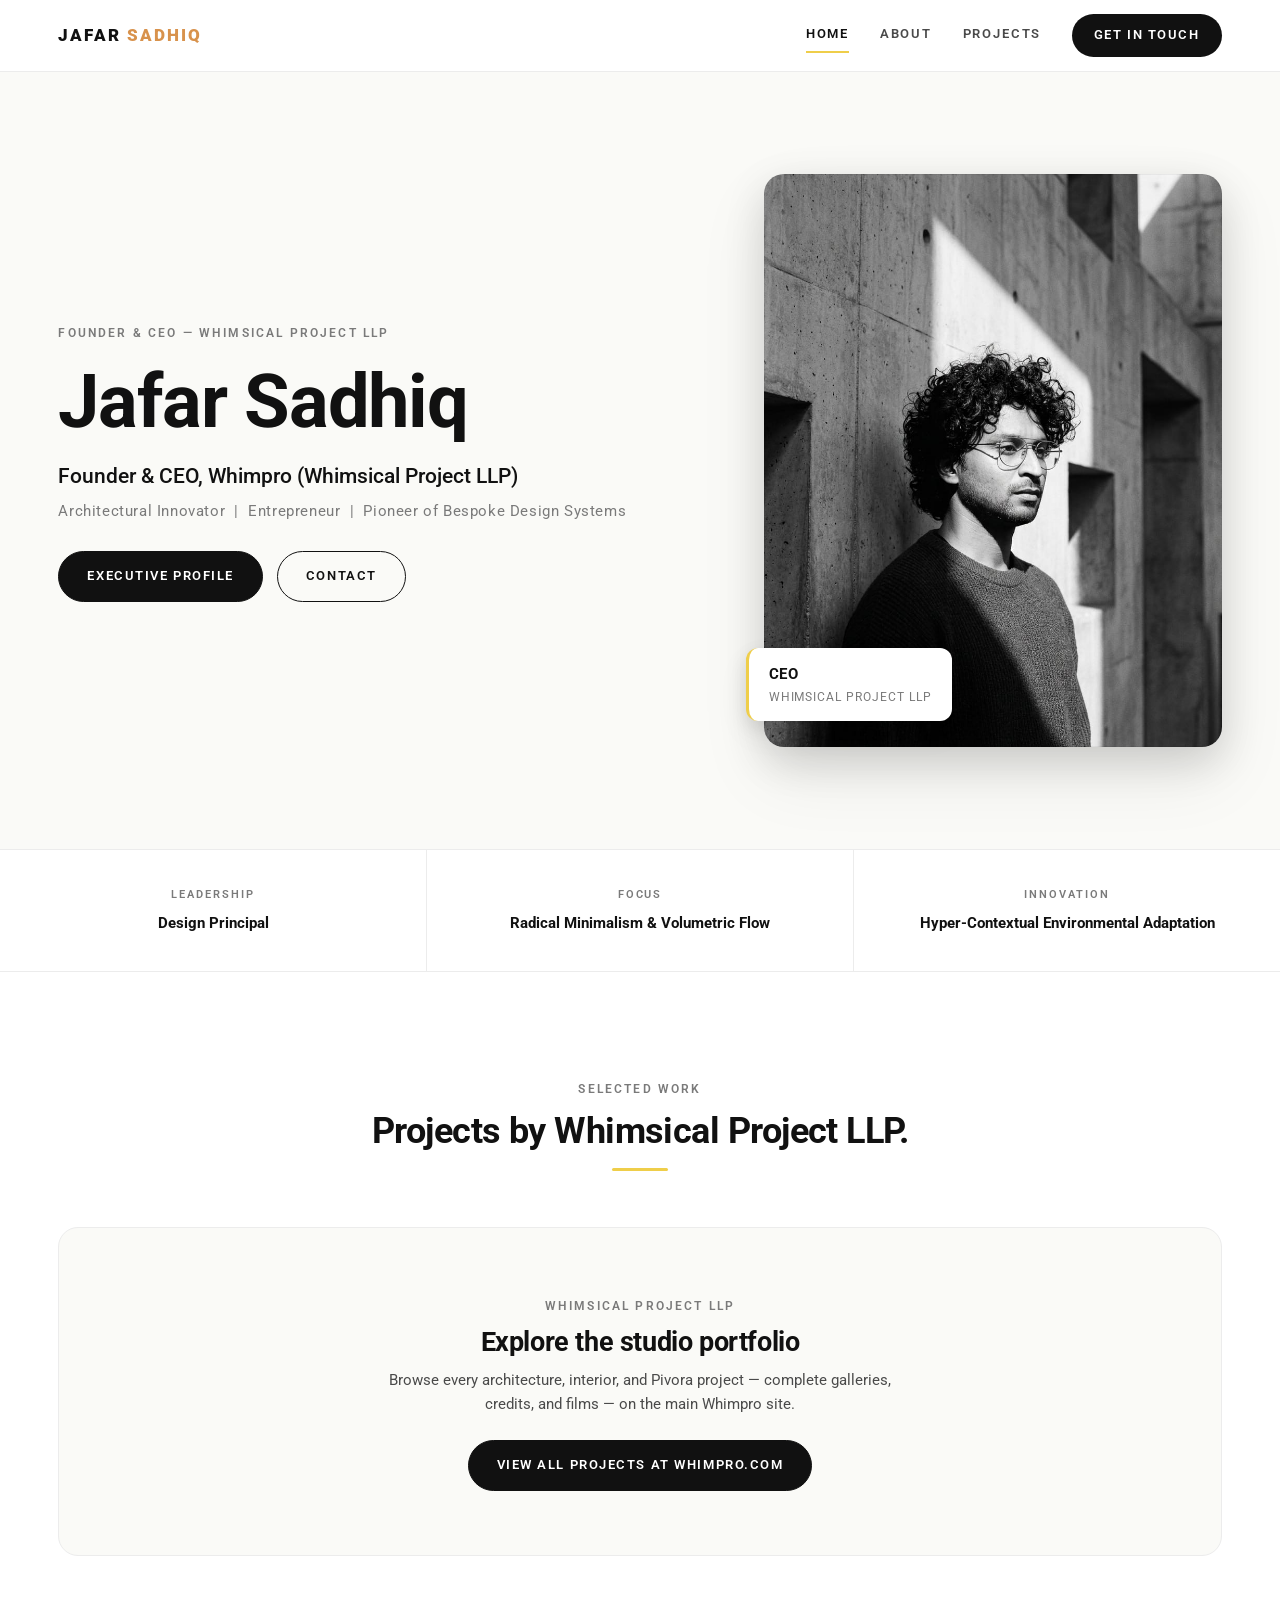
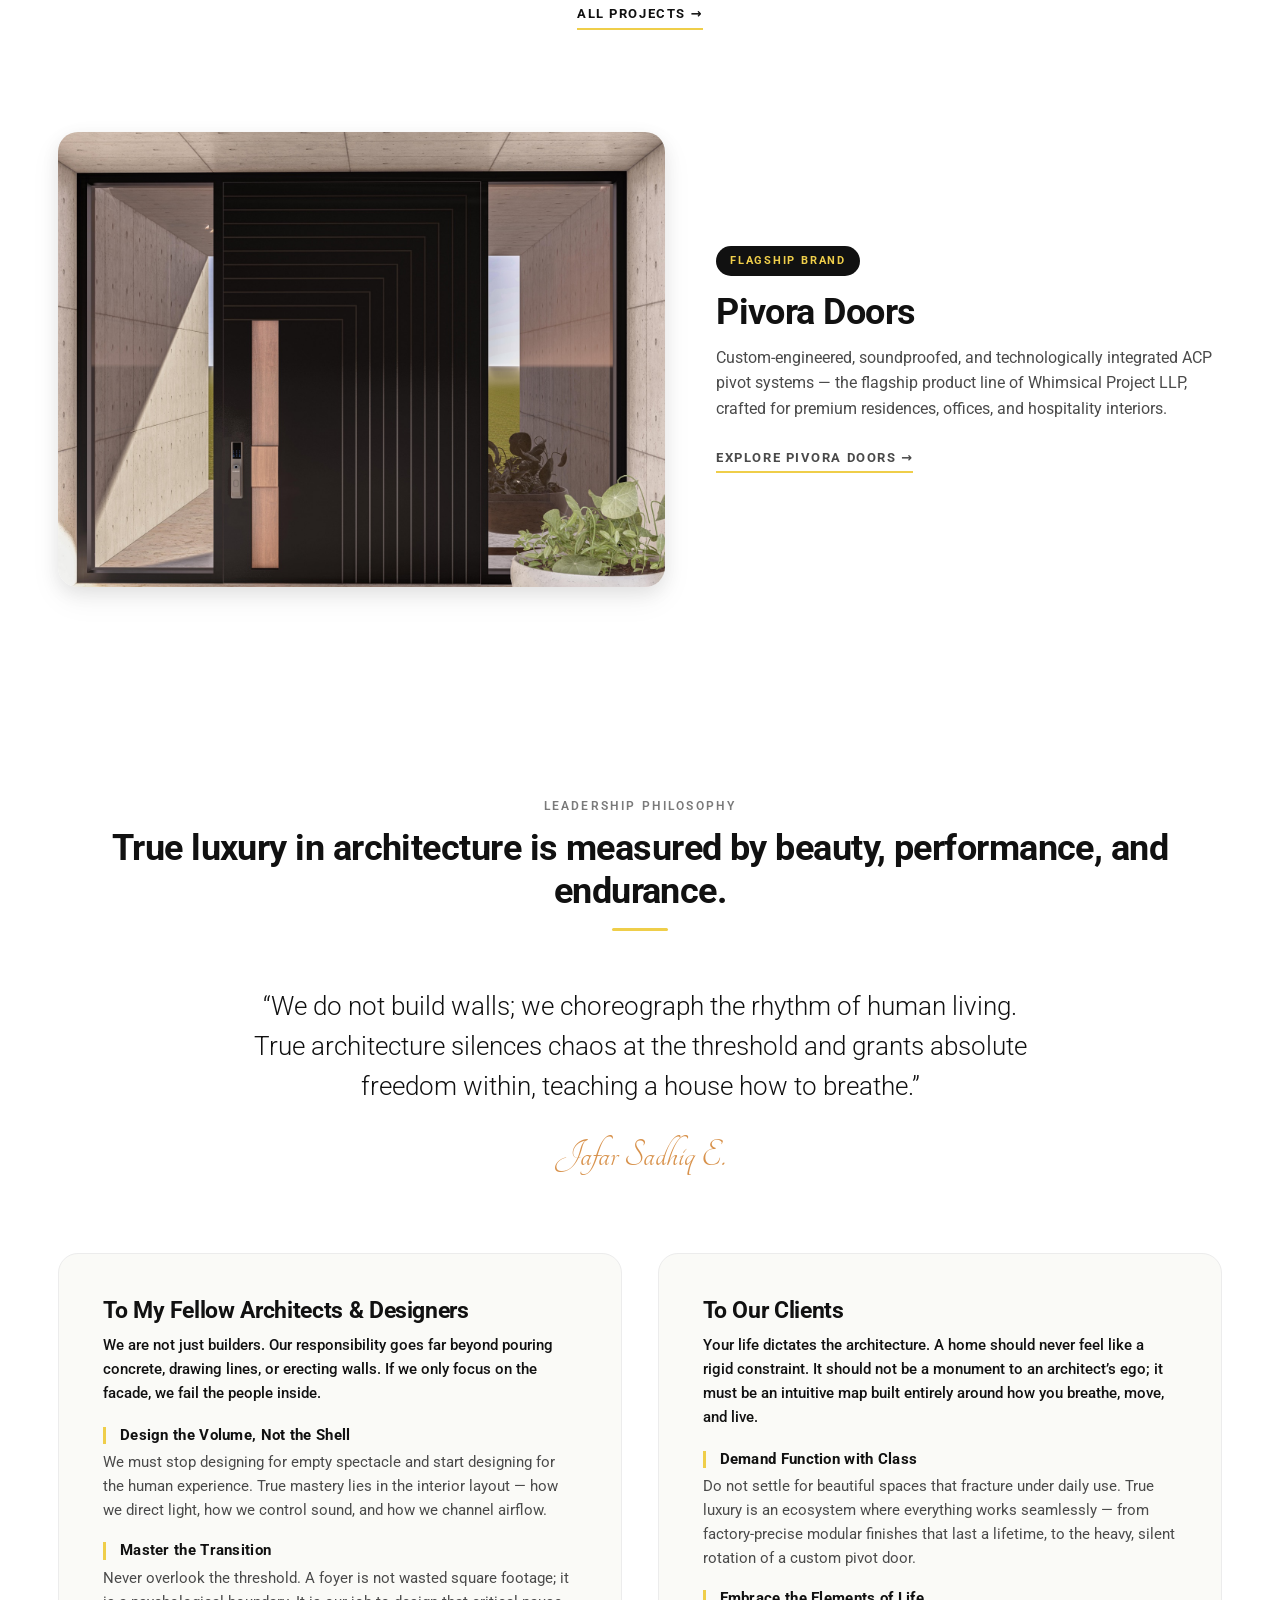
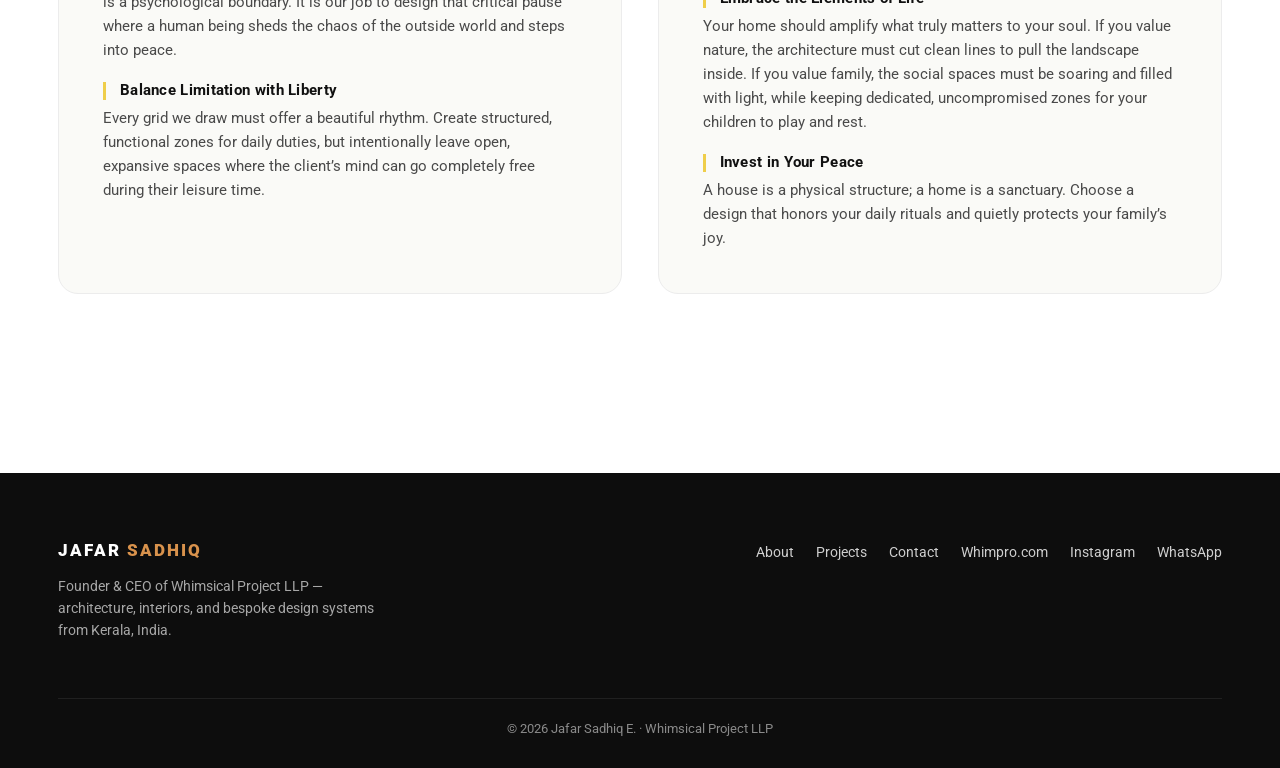
<file: index.html>
<!DOCTYPE html>
<html lang="en">
<head>
<meta charset="UTF-8">
<meta name="viewport" content="width=device-width, initial-scale=1.0">
<title>Jafar Sadhiq — Founder & CEO, Whimpro</title>
<meta name="description" content="Jafar Sadhiq — Founder & CEO of Whimsical Project LLP (Whimpro). Architectural innovator, entrepreneur, pioneer of bespoke design systems.">
<link rel="preconnect" href="https://fonts.googleapis.com">
<link rel="preconnect" href="https://fonts.gstatic.com" crossorigin>
<link href="https://fonts.googleapis.com/css2?family=Roboto:wght@300;400;500;700;900&family=Tangerine:wght@700&display=swap" rel="stylesheet">
<link rel="stylesheet" href="style.css?v=3">
</head>
<body>

<header class="site-nav">
	<div class="container">
		<a class="brand" href="index.html">Jafar <span>Sadhiq</span></a>
		<button class="nav-toggle" aria-label="Menu"><span></span></button>
		<nav class="nav-links">
			<a href="index.html" class="active">Home</a>
			<a href="about.html">About</a>
			<a href="project.html">Projects</a>
			<a href="contact.html" class="btn-pill">Get in Touch</a>
		</nav>
	</div>
</header>

<section class="hero">
	<div class="container">
		<div>
			<span class="eyebrow">Founder &amp; CEO — Whimsical Project LLP</span>
			<h1>Jafar Sadhiq</h1>
			<p class="role">Founder &amp; CEO, Whimpro (Whimsical Project LLP)</p>
			<p class="sub">Architectural Innovator &nbsp;|&nbsp; Entrepreneur &nbsp;|&nbsp; Pioneer of Bespoke Design Systems</p>
			<div class="actions">
				<a href="about.html" class="btn">Executive Profile</a>
				<a href="contact.html" class="btn ghost">Contact</a>
			</div>
		</div>
		<div class="hero-visual">
			<div class="photo-frame">
				<img src="images/jafar pr.jpeg" alt="Jafar Sadhiq, CEO of Whimsical Project LLP" onerror="this.style.display='none'">
				<div class="photo-fallback">JS</div>
			</div>
			<div class="floating-note">
				<strong>CEO</strong>
				<span>Whimsical Project LLP</span>
			</div>
		</div>
	</div>
</section>

<section class="signature">
	<div>
		<span>Leadership</span>
		<strong>Design Principal</strong>
	</div>
	<div>
		<span>Focus</span>
		<strong>Radical Minimalism &amp; Volumetric Flow</strong>
	</div>
	<div>
		<span>Innovation</span>
		<strong>Hyper-Contextual Environmental Adaptation</strong>
	</div>
</section>

<section class="section">
	<div class="container">
		<header class="section-heading reveal">
			<span class="eyebrow">Selected Work</span>
			<h2 class="section-title">Projects by Whimsical Project LLP.</h2>
			<div class="divider"></div>
		</header>
		<div class="projects-grid" data-projects-grid data-limit="3">
			<div class="projects-fallback">
				<span class="eyebrow">Whimsical Project LLP</span>
				<h3>Explore the studio portfolio</h3>
				<p>Browse every architecture, interior, and Pivora project — complete galleries, credits, and films — on the main Whimpro site.</p>
				<a class="btn" href="https://whimpro.com/projects.html">View all projects at whimpro.com</a>
			</div>
		</div>
		<div class="projects-cta reveal">
			<a href="project.html" class="btn-link">All Projects &rarr;</a>
		</div>
	</div>
</section>

<section class="section" style="padding-top:0">
	<div class="container featured reveal">
		<div class="media">
			<a href="https://whimpro.com/profile.html"><img src="images/pivora-sleek-black.jpg" alt="Pivora Doors — sleek black custom pivot door"></a>
		</div>
		<div>
			<span class="tag">Flagship Brand</span>
			<a href="https://whimpro.com/profile.html"><h2>Pivora Doors</h2></a>
			<p>Custom-engineered, soundproofed, and technologically integrated ACP pivot systems — the flagship product line of Whimsical Project LLP, crafted for premium residences, offices, and hospitality interiors.</p>
			<p style="margin-top:22px"><a href="https://whimpro.com/profile.html" class="btn-link">Explore Pivora Doors &rarr;</a></p>
		</div>
	</div>
</section>

<section class="section philosophy">
	<div class="container">
		<header class="section-heading reveal">
			<span class="eyebrow">Leadership Philosophy</span>
			<h2 class="section-title">True luxury in architecture is measured by beauty, performance, and endurance.</h2>
			<div class="divider"></div>
		</header>

		<blockquote class="reveal">
			<p>&ldquo;We do not build walls; we choreograph the rhythm of human living. True architecture silences chaos at the threshold and grants absolute freedom within, teaching a house how to breathe.&rdquo;</p>
			<cite>Jafar Sadhiq E.</cite>
		</blockquote>

		<div class="manifesto">
			<article class="reveal">
				<h3>To My Fellow Architects &amp; Designers</h3>
				<p class="intro">We are not just builders. Our responsibility goes far beyond pouring concrete, drawing lines, or erecting walls. If we only focus on the facade, we fail the people inside.</p>

				<h4>Design the Volume, Not the Shell</h4>
				<p>We must stop designing for empty spectacle and start designing for the human experience. True mastery lies in the interior layout — how we direct light, how we control sound, and how we channel airflow.</p>

				<h4>Master the Transition</h4>
				<p>Never overlook the threshold. A foyer is not wasted square footage; it is a psychological boundary. It is our job to design that critical pause where a human being sheds the chaos of the outside world and steps into peace.</p>

				<h4>Balance Limitation with Liberty</h4>
				<p>Every grid we draw must offer a beautiful rhythm. Create structured, functional zones for daily duties, but intentionally leave open, expansive spaces where the client&rsquo;s mind can go completely free during their leisure time.</p>
			</article>

			<article class="reveal">
				<h3>To Our Clients</h3>
				<p class="intro">Your life dictates the architecture. A home should never feel like a rigid constraint. It should not be a monument to an architect&rsquo;s ego; it must be an intuitive map built entirely around how you breathe, move, and live.</p>

				<h4>Demand Function with Class</h4>
				<p>Do not settle for beautiful spaces that fracture under daily use. True luxury is an ecosystem where everything works seamlessly — from factory-precise modular finishes that last a lifetime, to the heavy, silent rotation of a custom pivot door.</p>

				<h4>Embrace the Elements of Life</h4>
				<p>Your home should amplify what truly matters to your soul. If you value nature, the architecture must cut clean lines to pull the landscape inside. If you value family, the social spaces must be soaring and filled with light, while keeping dedicated, uncompromised zones for your children to play and rest.</p>

				<h4>Invest in Your Peace</h4>
				<p>A house is a physical structure; a home is a sanctuary. Choose a design that honors your daily rituals and quietly protects your family&rsquo;s joy.</p>
			</article>
		</div>
	</div>
</section>

<footer class="footer">
	<div class="container">
		<div>
			<a class="brand" href="index.html">Jafar <span>Sadhiq</span></a>
			<p>Founder &amp; CEO of Whimsical Project LLP — architecture, interiors, and bespoke design systems from Kerala, India.</p>
		</div>
		<nav class="footer-links">
			<a href="about.html">About</a>
			<a href="project.html">Projects</a>
			<a href="contact.html">Contact</a>
			<a href="https://whimpro.com" target="_blank" rel="noopener">Whimpro.com</a>
			<a href="https://www.instagram.com/whimpro.co/" target="_blank" rel="noopener">Instagram</a>
			<a href="https://wa.me/919526665443" target="_blank" rel="noopener">WhatsApp</a>
		</nav>
		<div class="footer-bottom">&copy; 2026 Jafar Sadhiq E. &middot; Whimsical Project LLP</div>
	</div>
</footer>

<script src="site.js?v=3"></script>
</body>
</html>
</file>
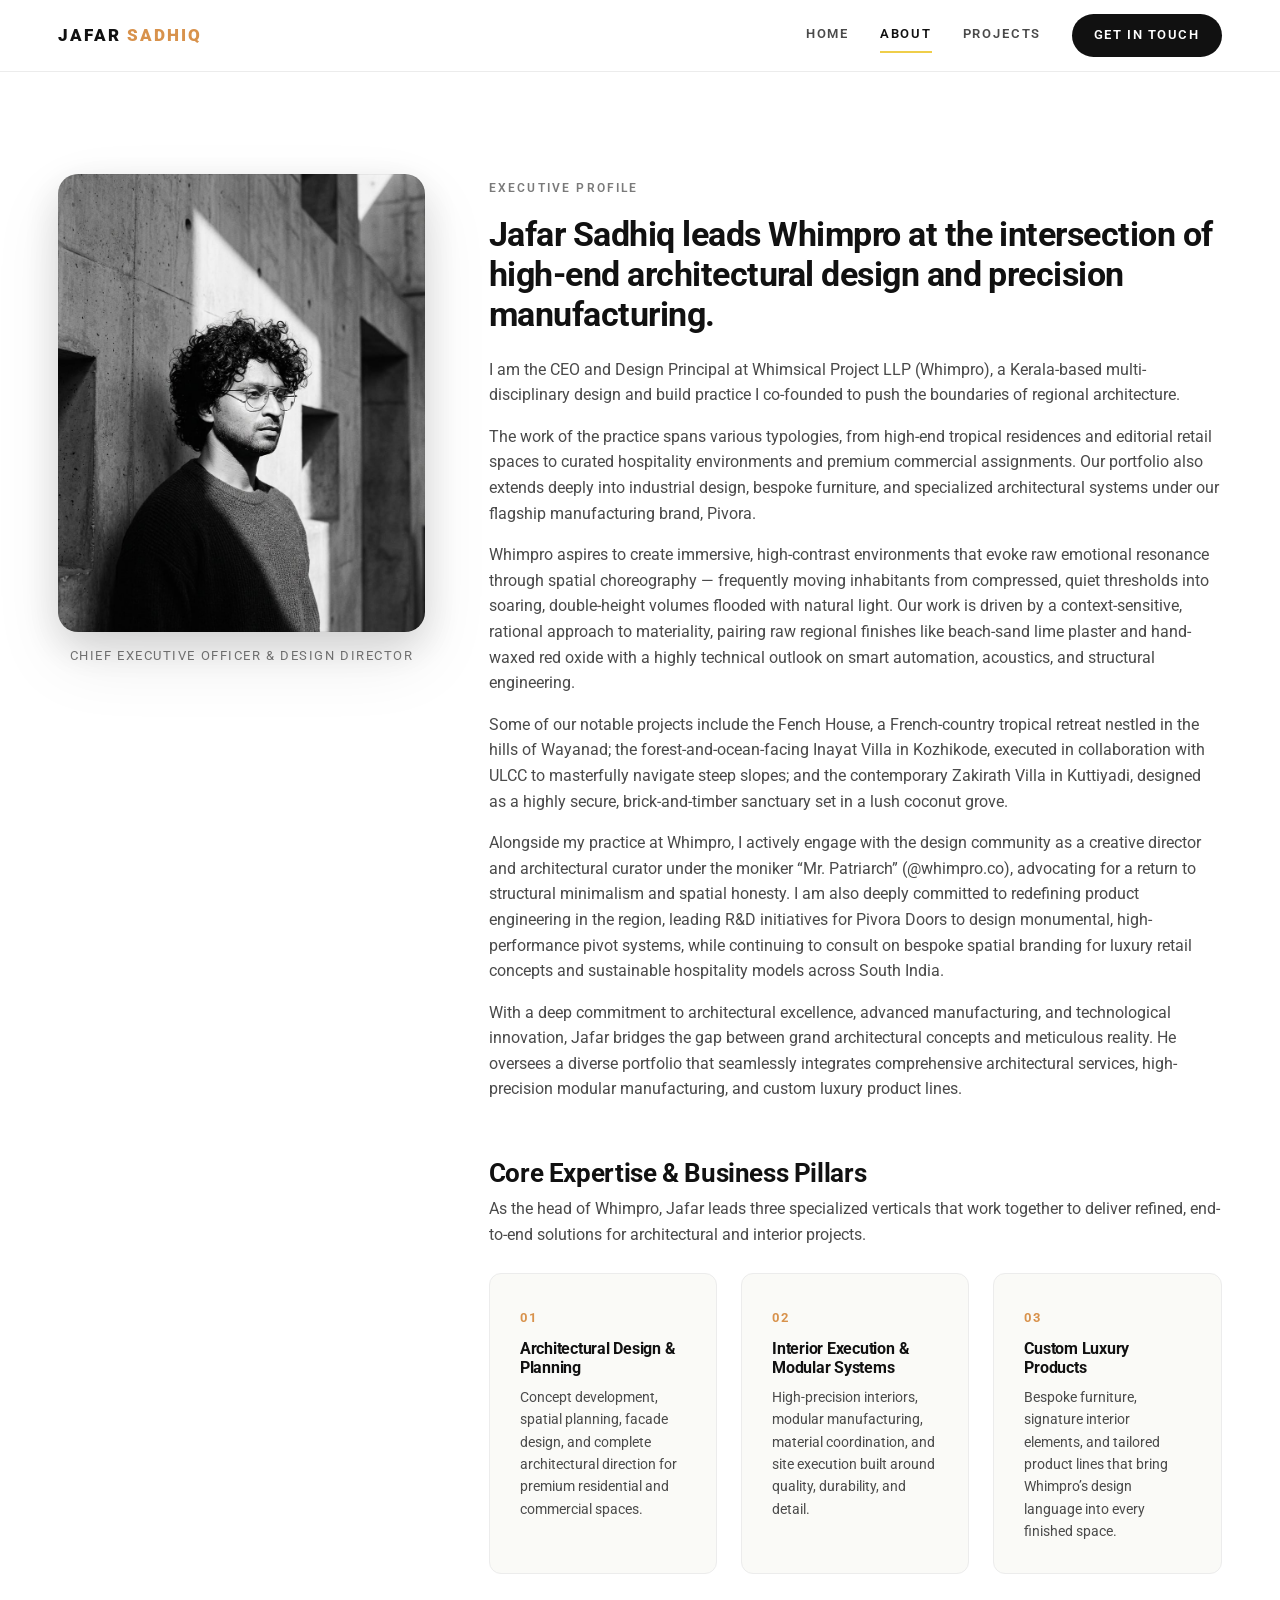
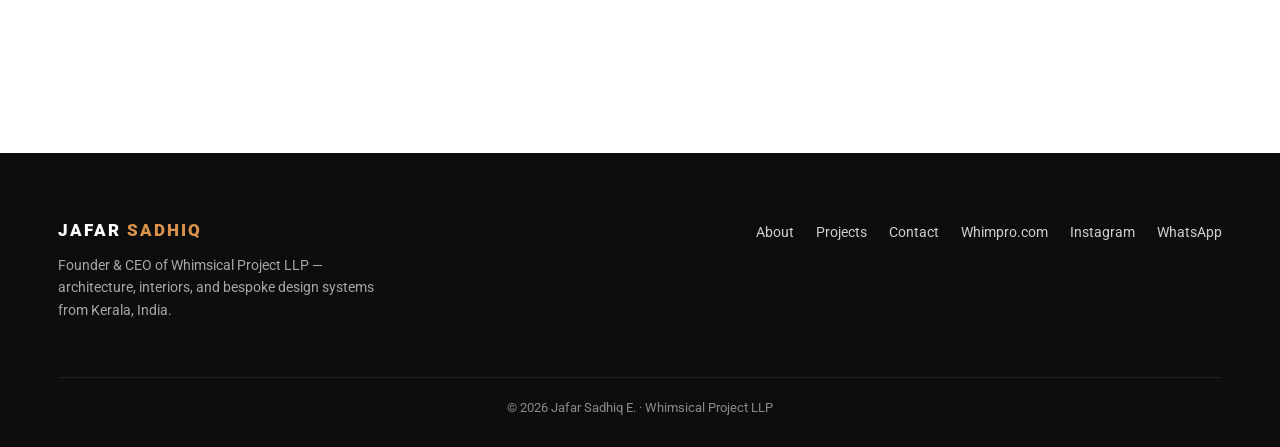
<file: about.html>
<!DOCTYPE html>
<html lang="en">
<head>
<meta charset="UTF-8">
<meta name="viewport" content="width=device-width, initial-scale=1.0">
<title>About — Jafar Sadhiq | Whimsical Project LLP</title>
<meta name="description" content="Executive profile of Jafar Sadhiq — CEO and Design Principal at Whimsical Project LLP (Whimpro), Kerala.">
<link rel="preconnect" href="https://fonts.googleapis.com">
<link rel="preconnect" href="https://fonts.gstatic.com" crossorigin>
<link href="https://fonts.googleapis.com/css2?family=Roboto:wght@300;400;500;700;900&family=Tangerine:wght@700&display=swap" rel="stylesheet">
<link rel="stylesheet" href="style.css?v=2">
</head>
<body>

<header class="site-nav">
	<div class="container">
		<a class="brand" href="index.html">Jafar <span>Sadhiq</span></a>
		<button class="nav-toggle" aria-label="Menu"><span></span></button>
		<nav class="nav-links">
			<a href="index.html">Home</a>
			<a href="about.html" class="active">About</a>
			<a href="project.html">Projects</a>
			<a href="contact.html" class="btn-pill">Get in Touch</a>
		</nav>
	</div>
</header>

<section class="section">
	<div class="container about-grid">
		<aside class="about-photo-card reveal">
			<div class="photo-frame">
				<img src="images/jafar pr.jpeg" alt="Jafar Sadhiq profile portrait" onerror="this.style.display='none'">
				<div class="photo-fallback">JS</div>
			</div>
			<p>Chief Executive Officer &amp; Design Director</p>
		</aside>

		<div class="about-content">
			<span class="eyebrow">Executive Profile</span>
			<h2 class="reveal">Jafar Sadhiq leads Whimpro at the intersection of high-end architectural design and precision manufacturing.</h2>

			<p class="reveal">I am the CEO and Design Principal at Whimsical Project LLP (Whimpro), a Kerala-based multi-disciplinary design and build practice I co-founded to push the boundaries of regional architecture.</p>

			<p class="reveal">The work of the practice spans various typologies, from high-end tropical residences and editorial retail spaces to curated hospitality environments and premium commercial assignments. Our portfolio also extends deeply into industrial design, bespoke furniture, and specialized architectural systems under our flagship manufacturing brand, Pivora.</p>

			<p class="reveal">Whimpro aspires to create immersive, high-contrast environments that evoke raw emotional resonance through spatial choreography — frequently moving inhabitants from compressed, quiet thresholds into soaring, double-height volumes flooded with natural light. Our work is driven by a context-sensitive, rational approach to materiality, pairing raw regional finishes like beach-sand lime plaster and hand-waxed red oxide with a highly technical outlook on smart automation, acoustics, and structural engineering.</p>

			<p class="reveal">Some of our notable projects include the Fench House, a French-country tropical retreat nestled in the hills of Wayanad; the forest-and-ocean-facing Inayat Villa in Kozhikode, executed in collaboration with ULCC to masterfully navigate steep slopes; and the contemporary Zakirath Villa in Kuttiyadi, designed as a highly secure, brick-and-timber sanctuary set in a lush coconut grove.</p>

			<p class="reveal">Alongside my practice at Whimpro, I actively engage with the design community as a creative director and architectural curator under the moniker &ldquo;Mr.&nbsp;Patriarch&rdquo; (@whimpro.co), advocating for a return to structural minimalism and spatial honesty. I am also deeply committed to redefining product engineering in the region, leading R&amp;D initiatives for Pivora Doors to design monumental, high-performance pivot systems, while continuing to consult on bespoke spatial branding for luxury retail concepts and sustainable hospitality models across South India.</p>

			<p class="reveal">With a deep commitment to architectural excellence, advanced manufacturing, and technological innovation, Jafar bridges the gap between grand architectural concepts and meticulous reality. He oversees a diverse portfolio that seamlessly integrates comprehensive architectural services, high-precision modular manufacturing, and custom luxury product lines.</p>

			<div class="pillars reveal">
				<h3>Core Expertise &amp; Business Pillars</h3>
				<p>As the head of Whimpro, Jafar leads three specialized verticals that work together to deliver refined, end-to-end solutions for architectural and interior projects.</p>

				<div class="pillar-grid">
					<article>
						<span>01</span>
						<h4>Architectural Design &amp; Planning</h4>
						<p>Concept development, spatial planning, facade design, and complete architectural direction for premium residential and commercial spaces.</p>
					</article>
					<article>
						<span>02</span>
						<h4>Interior Execution &amp; Modular Systems</h4>
						<p>High-precision interiors, modular manufacturing, material coordination, and site execution built around quality, durability, and detail.</p>
					</article>
					<article>
						<span>03</span>
						<h4>Custom Luxury Products</h4>
						<p>Bespoke furniture, signature interior elements, and tailored product lines that bring Whimpro&rsquo;s design language into every finished space.</p>
					</article>
				</div>
			</div>
		</div>
	</div>
</section>

<footer class="footer">
	<div class="container">
		<div>
			<a class="brand" href="index.html">Jafar <span>Sadhiq</span></a>
			<p>Founder &amp; CEO of Whimsical Project LLP — architecture, interiors, and bespoke design systems from Kerala, India.</p>
		</div>
		<nav class="footer-links">
			<a href="about.html">About</a>
			<a href="project.html">Projects</a>
			<a href="contact.html">Contact</a>
			<a href="https://whimpro.com" target="_blank" rel="noopener">Whimpro.com</a>
			<a href="https://www.instagram.com/whimpro.co/" target="_blank" rel="noopener">Instagram</a>
			<a href="https://wa.me/919526665443" target="_blank" rel="noopener">WhatsApp</a>
		</nav>
		<div class="footer-bottom">&copy; 2026 Jafar Sadhiq E. &middot; Whimsical Project LLP</div>
	</div>
</footer>

<script src="site.js?v=2"></script>
</body>
</html>
</file>
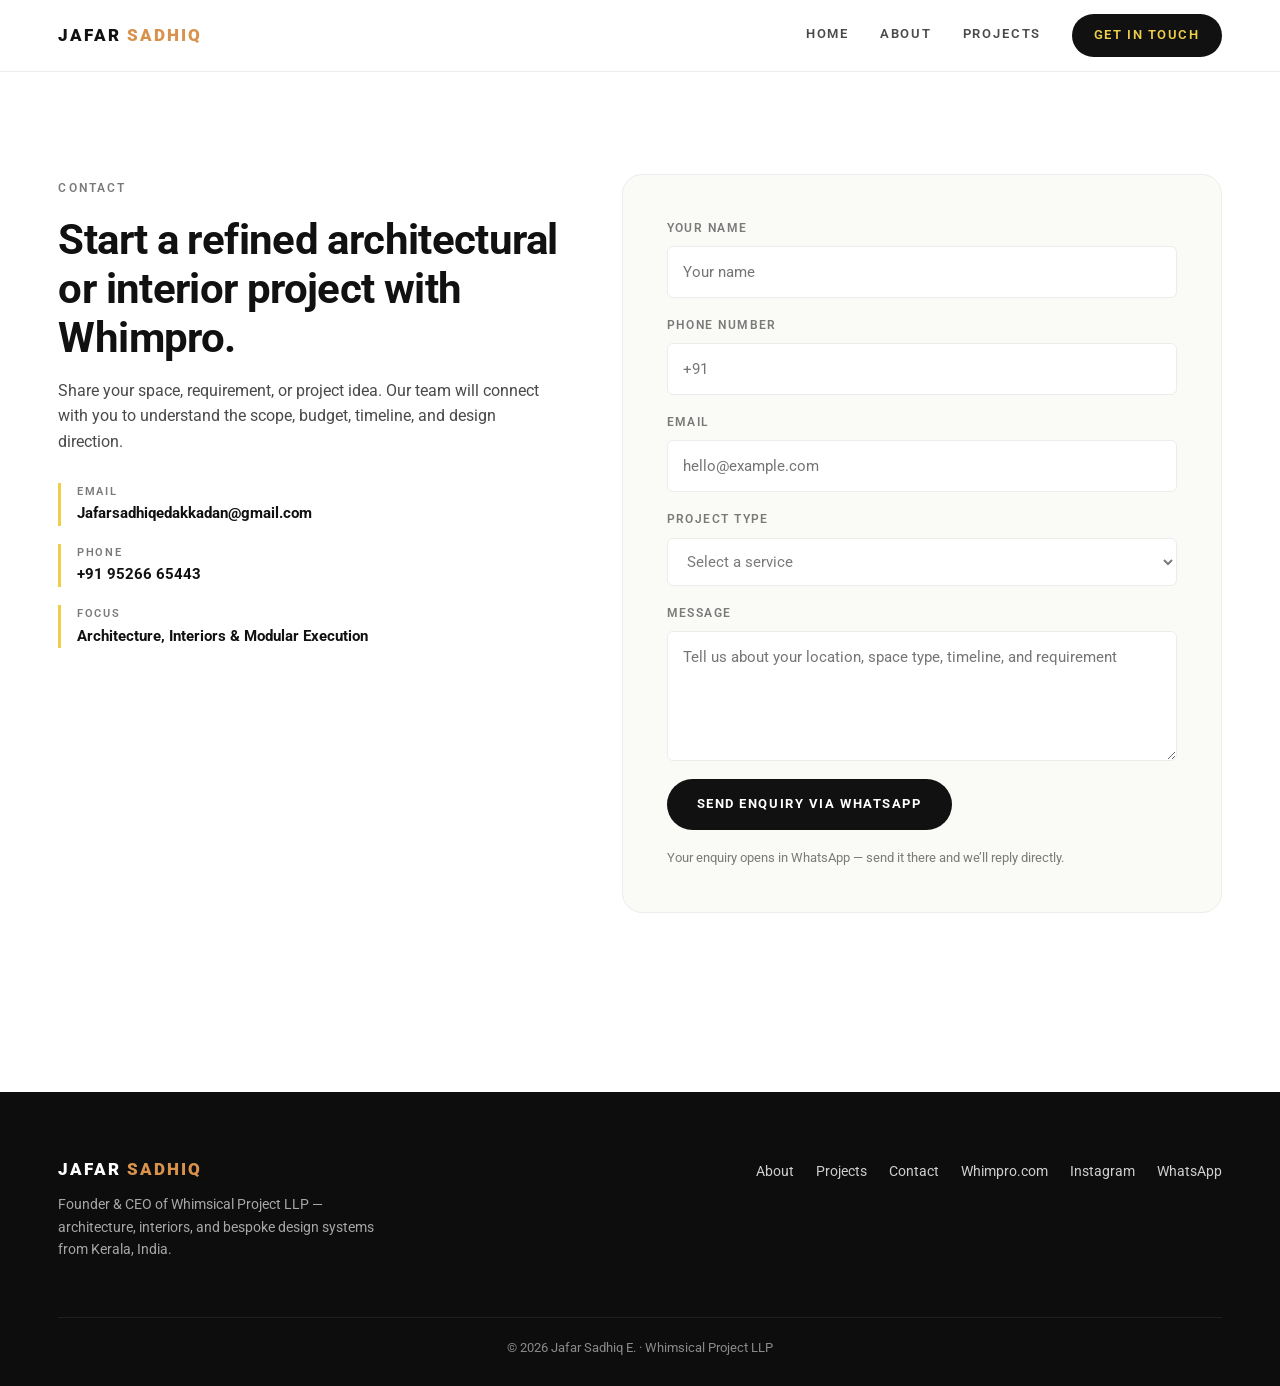
<file: contact.html>
<!DOCTYPE html>
<html lang="en">
<head>
<meta charset="UTF-8">
<meta name="viewport" content="width=device-width, initial-scale=1.0">
<title>Contact — Jafar Sadhiq | Whimsical Project LLP</title>
<meta name="description" content="Start a refined architectural or interior project with Whimpro. Contact Jafar Sadhiq.">
<link rel="preconnect" href="https://fonts.googleapis.com">
<link rel="preconnect" href="https://fonts.gstatic.com" crossorigin>
<link href="https://fonts.googleapis.com/css2?family=Roboto:wght@300;400;500;700;900&family=Tangerine:wght@700&display=swap" rel="stylesheet">
<link rel="stylesheet" href="style.css?v=2">
</head>
<body>

<header class="site-nav">
	<div class="container">
		<a class="brand" href="index.html">Jafar <span>Sadhiq</span></a>
		<button class="nav-toggle" aria-label="Menu"><span></span></button>
		<nav class="nav-links">
			<a href="index.html">Home</a>
			<a href="about.html">About</a>
			<a href="project.html">Projects</a>
			<a href="contact.html" class="btn-pill active">Get in Touch</a>
		</nav>
	</div>
</header>

<section class="section">
	<div class="container contact-grid">
		<div class="reveal">
			<span class="eyebrow">Contact</span>
			<h1>Start a refined architectural or interior project with Whimpro.</h1>
			<p>Share your space, requirement, or project idea. Our team will connect with you to understand the scope, budget, timeline, and design direction.</p>

			<div class="contact-details">
				<a href="mailto:Jafarsadhiqedakkadan@gmail.com">
					<span>Email</span>
					<strong>Jafarsadhiqedakkadan@gmail.com</strong>
				</a>
				<a href="tel:+919526665443">
					<span>Phone</span>
					<strong>+91 95266 65443</strong>
				</a>
				<div>
					<span>Focus</span>
					<strong>Architecture, Interiors &amp; Modular Execution</strong>
				</div>
			</div>
		</div>

		<form class="contact-form reveal">
			<label>
				Your Name
				<input type="text" name="name" placeholder="Your name" required>
			</label>
			<label>
				Phone Number
				<input type="tel" name="phone" placeholder="+91" required>
			</label>
			<label>
				Email
				<input type="email" name="email" placeholder="hello@example.com">
			</label>
			<label>
				Project Type
				<select name="project-type" required>
					<option value="">Select a service</option>
					<option>Architecture Design</option>
					<option>Interior Design</option>
					<option>Modular Manufacturing</option>
					<option>Custom Luxury Products</option>
					<option>Turnkey Project</option>
				</select>
			</label>
			<label>
				Message
				<textarea name="message" placeholder="Tell us about your location, space type, timeline, and requirement" required></textarea>
			</label>
			<button type="submit">Send Enquiry via WhatsApp</button>
			<p class="form-note">Your enquiry opens in WhatsApp — send it there and we&rsquo;ll reply directly.</p>
		</form>
	</div>
</section>

<footer class="footer">
	<div class="container">
		<div>
			<a class="brand" href="index.html">Jafar <span>Sadhiq</span></a>
			<p>Founder &amp; CEO of Whimsical Project LLP — architecture, interiors, and bespoke design systems from Kerala, India.</p>
		</div>
		<nav class="footer-links">
			<a href="about.html">About</a>
			<a href="project.html">Projects</a>
			<a href="contact.html">Contact</a>
			<a href="https://whimpro.com" target="_blank" rel="noopener">Whimpro.com</a>
			<a href="https://www.instagram.com/whimpro.co/" target="_blank" rel="noopener">Instagram</a>
			<a href="https://wa.me/919526665443" target="_blank" rel="noopener">WhatsApp</a>
		</nav>
		<div class="footer-bottom">&copy; 2026 Jafar Sadhiq E. &middot; Whimsical Project LLP</div>
	</div>
</footer>

<script src="site.js?v=2"></script>
</body>
</html>
</file>
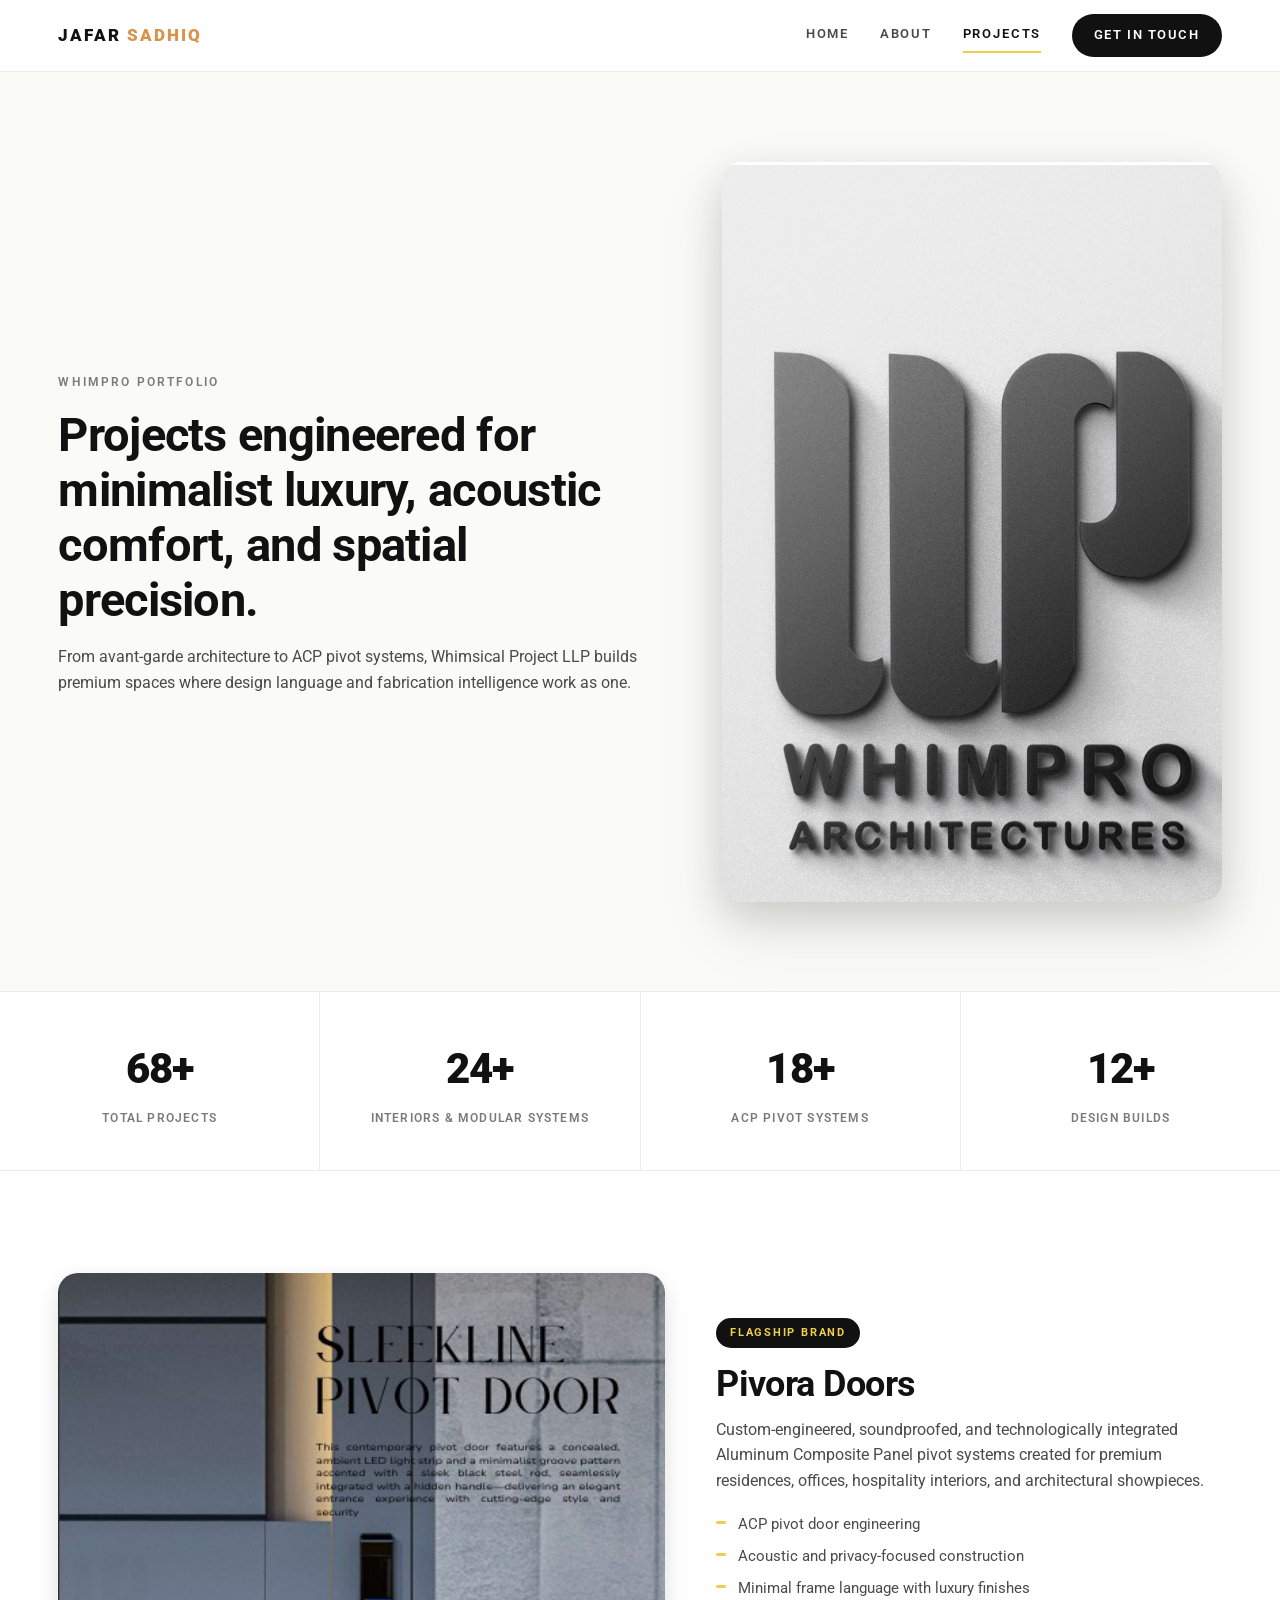
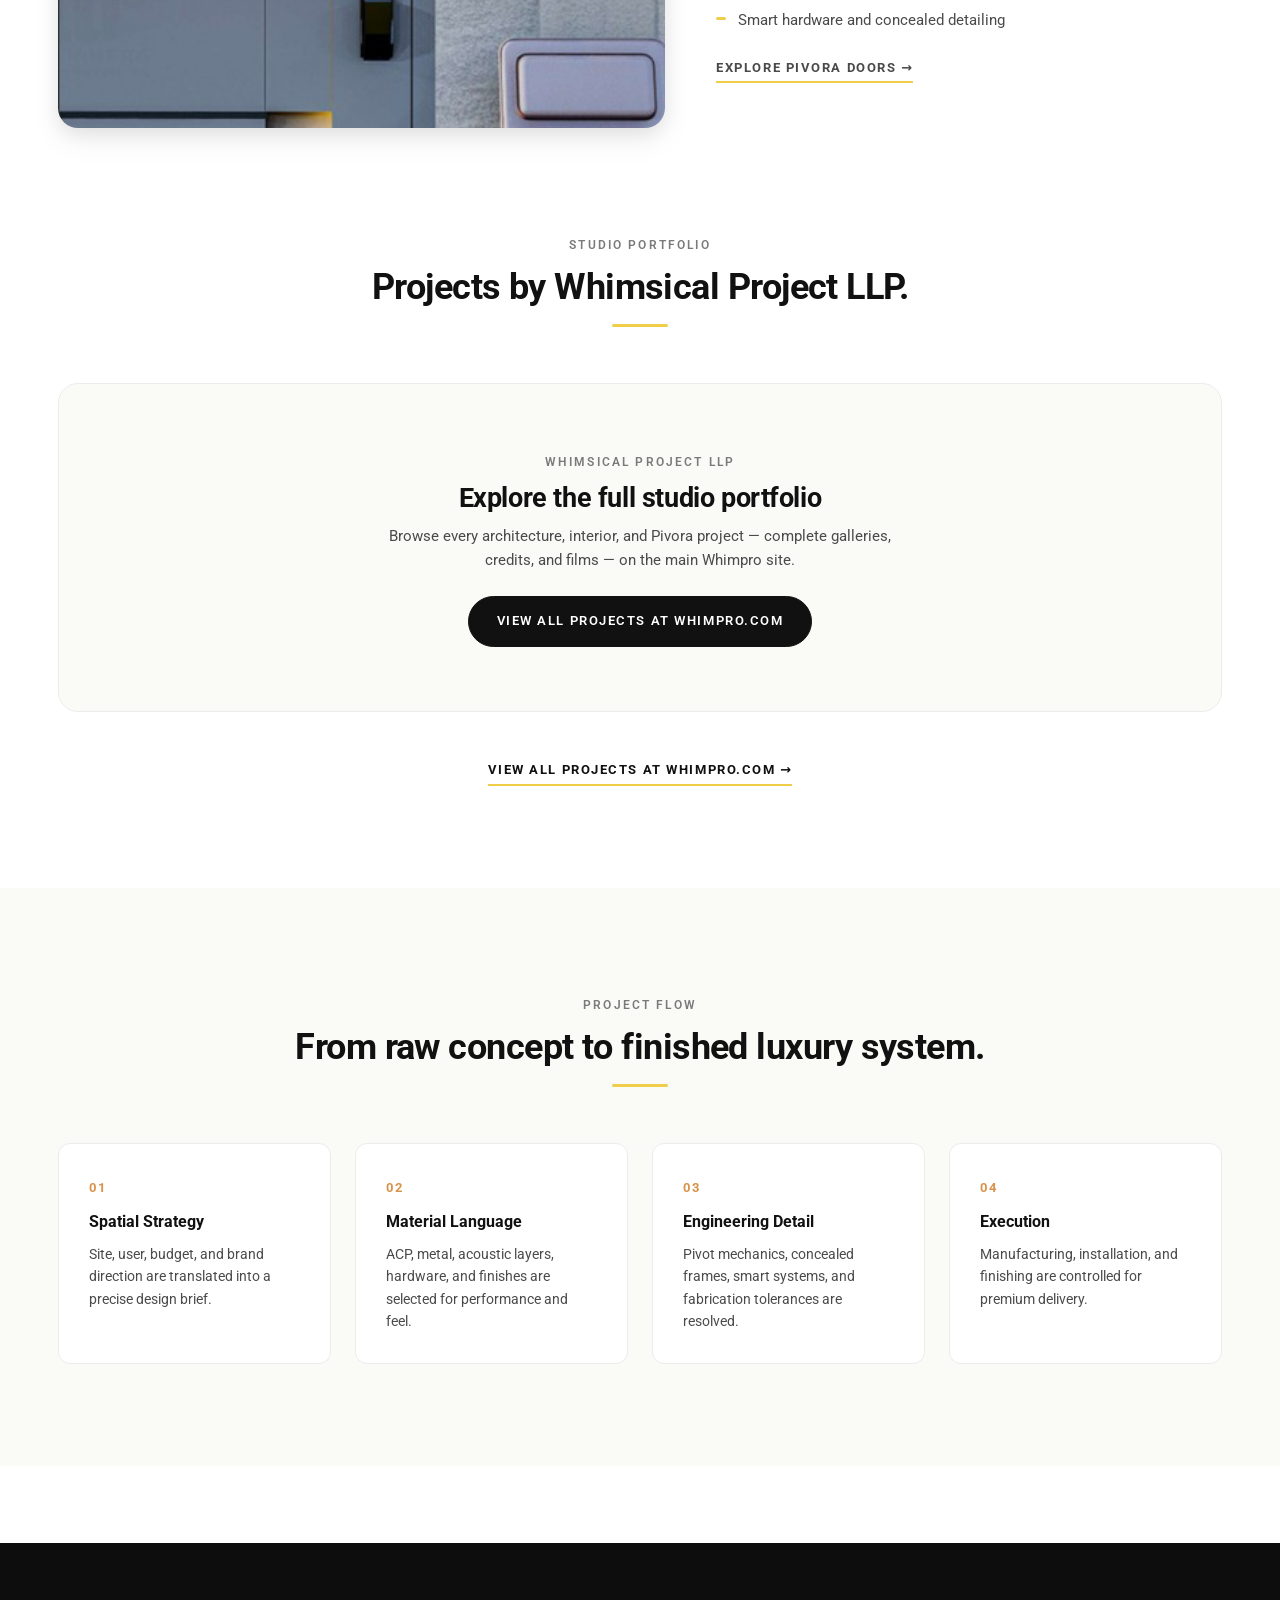
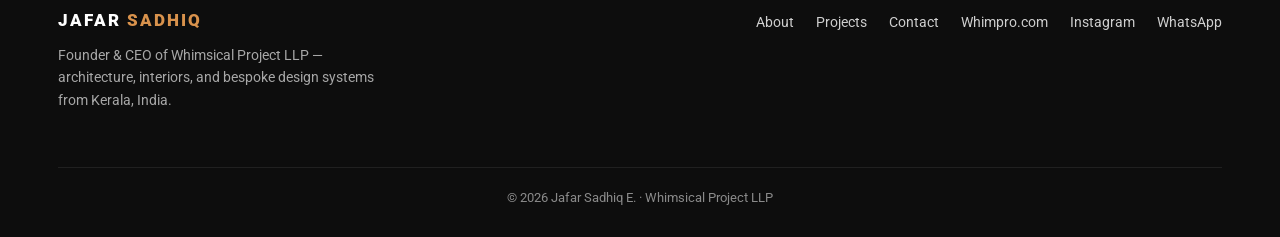
<file: project.html>
<!DOCTYPE html>
<html lang="en">
<head>
<meta charset="UTF-8">
<meta name="viewport" content="width=device-width, initial-scale=1.0">
<title>Projects — Jafar Sadhiq | Whimsical Project LLP</title>
<meta name="description" content="Selected architecture, interiors, and Pivora pivot-door projects by Whimsical Project LLP (Whimpro).">
<link rel="preconnect" href="https://fonts.googleapis.com">
<link rel="preconnect" href="https://fonts.gstatic.com" crossorigin>
<link href="https://fonts.googleapis.com/css2?family=Roboto:wght@300;400;500;700;900&family=Tangerine:wght@700&display=swap" rel="stylesheet">
<link rel="stylesheet" href="style.css?v=3">
</head>
<body>

<header class="site-nav">
	<div class="container">
		<a class="brand" href="index.html">Jafar <span>Sadhiq</span></a>
		<button class="nav-toggle" aria-label="Menu"><span></span></button>
		<nav class="nav-links">
			<a href="index.html">Home</a>
			<a href="about.html">About</a>
			<a href="project.html" class="active">Projects</a>
			<a href="contact.html" class="btn-pill">Get in Touch</a>
		</nav>
	</div>
</header>

<section class="project-hero">
	<div class="container">
		<div class="reveal">
			<span class="eyebrow">Whimpro Portfolio</span>
			<h1>Projects engineered for minimalist luxury, acoustic comfort, and spatial precision.</h1>
			<p>From avant-garde architecture to ACP pivot systems, Whimsical Project LLP builds premium spaces where design language and fabrication intelligence work as one.</p>
		</div>
		<div class="reveal">
			<img src="images/whimpro 222.jpg" alt="Whimpro featured project">
		</div>
	</div>
</section>

<section class="project-stats">
	<div>
		<strong class="count" data-target="68">0</strong>
		<span>Total Projects</span>
	</div>
	<div>
		<strong class="count" data-target="24">0</strong>
		<span>Interiors &amp; Modular Systems</span>
	</div>
	<div>
		<strong class="count" data-target="18">0</strong>
		<span>ACP Pivot Systems</span>
	</div>
	<div>
		<strong class="count" data-target="12">0</strong>
		<span>Design Builds</span>
	</div>
</section>

<section class="section">
	<div class="container featured reveal">
		<div class="media">
			<a href="https://whimpro.com/profile.html"><img src="images/PIVORA.jpg" alt="Pivora Doors — custom pivot systems"></a>
		</div>
		<div>
			<span class="tag">Flagship Brand</span>
			<a href="https://whimpro.com/profile.html"><h2>Pivora Doors</h2></a>
			<p>Custom-engineered, soundproofed, and technologically integrated Aluminum Composite Panel pivot systems created for premium residences, offices, hospitality interiors, and architectural showpieces.</p>
			<ul class="project-points">
				<li>ACP pivot door engineering</li>
				<li>Acoustic and privacy-focused construction</li>
				<li>Minimal frame language with luxury finishes</li>
				<li>Smart hardware and concealed detailing</li>
			</ul>
			<p style="margin-top:22px"><a href="https://whimpro.com/profile.html" class="btn-link">Explore Pivora Doors &rarr;</a></p>
		</div>
	</div>
</section>

<section class="section" style="padding-top:0">
	<div class="container">
		<header class="section-heading reveal">
			<span class="eyebrow">Studio Portfolio</span>
			<h2 class="section-title">Projects by Whimsical Project LLP.</h2>
			<div class="divider"></div>
		</header>
		<div class="projects-grid" data-projects-grid>
			<div class="projects-fallback">
				<span class="eyebrow">Whimsical Project LLP</span>
				<h3>Explore the full studio portfolio</h3>
				<p>Browse every architecture, interior, and Pivora project — complete galleries, credits, and films — on the main Whimpro site.</p>
				<a class="btn" href="https://whimpro.com/projects.html">View all projects at whimpro.com</a>
			</div>
		</div>
		<div class="projects-cta reveal">
			<a href="https://whimpro.com/projects.html" class="btn-link">View all projects at whimpro.com &rarr;</a>
		</div>
	</div>
</section>

<section class="section pipeline">
	<div class="container">
		<header class="section-heading reveal">
			<span class="eyebrow">Project Flow</span>
			<h2 class="section-title">From raw concept to finished luxury system.</h2>
			<div class="divider"></div>
		</header>
		<div class="pipeline-steps reveal">
			<div><span>01</span><strong>Spatial Strategy</strong><p>Site, user, budget, and brand direction are translated into a precise design brief.</p></div>
			<div><span>02</span><strong>Material Language</strong><p>ACP, metal, acoustic layers, hardware, and finishes are selected for performance and feel.</p></div>
			<div><span>03</span><strong>Engineering Detail</strong><p>Pivot mechanics, concealed frames, smart systems, and fabrication tolerances are resolved.</p></div>
			<div><span>04</span><strong>Execution</strong><p>Manufacturing, installation, and finishing are controlled for premium delivery.</p></div>
		</div>
	</div>
</section>

<footer class="footer">
	<div class="container">
		<div>
			<a class="brand" href="index.html">Jafar <span>Sadhiq</span></a>
			<p>Founder &amp; CEO of Whimsical Project LLP — architecture, interiors, and bespoke design systems from Kerala, India.</p>
		</div>
		<nav class="footer-links">
			<a href="about.html">About</a>
			<a href="project.html">Projects</a>
			<a href="contact.html">Contact</a>
			<a href="https://whimpro.com" target="_blank" rel="noopener">Whimpro.com</a>
			<a href="https://www.instagram.com/whimpro.co/" target="_blank" rel="noopener">Instagram</a>
			<a href="https://wa.me/919526665443" target="_blank" rel="noopener">WhatsApp</a>
		</nav>
		<div class="footer-bottom">&copy; 2026 Jafar Sadhiq E. &middot; Whimsical Project LLP</div>
	</div>
</footer>

<script src="site.js?v=3"></script>
</body>
</html>
</file>
<file: style.css>
/* ============================================================
 * Jafar Sadhiq — personal site
 * Whimsical Studio theme (matches whimpro.com main.css tokens)
 * Mobile-first, responsive.
 * ============================================================ */

*, *::before, *::after { box-sizing: border-box; }
* { margin: 0; padding: 0; }

:root {
  --c-bg: #ffffff;
  --c-surface: #fafaf7;
  --c-surface-2: #f4f4f1;
  --c-ink: #111111;
  --c-ink-soft: #4a4a4a;
  --c-muted: #7a7a7a;
  --c-line: #ececec;
  --c-gold: #efce4a;
  --c-orange: #d8924c;
  --c-dark: #0d0d0d;

  --radius: 12px;
  --radius-sm: 6px;
  --radius-lg: 20px;

  --shadow-sm: 0 1px 2px rgba(0,0,0,.06), 0 2px 6px rgba(0,0,0,.04);
  --shadow-md: 0 6px 18px rgba(0,0,0,.08), 0 12px 32px rgba(0,0,0,.06);
  --shadow-lg: 0 14px 40px rgba(0,0,0,.14), 0 28px 70px rgba(0,0,0,.08);

  --ease: cubic-bezier(.2,.7,.2,1);
  --container: 1240px;
  --gutter: clamp(16px, 3vw, 40px);
  --nav-h: 72px;
}

html {
  -webkit-text-size-adjust: 100%;
  -webkit-font-smoothing: antialiased;
  scroll-behavior: smooth;
  scroll-padding-top: calc(var(--nav-h) + 16px);
}
body {
  font-family: 'Roboto', system-ui, -apple-system, 'Segoe UI', Arial, sans-serif;
  font-size: 16px;
  line-height: 1.6;
  color: var(--c-ink);
  background: var(--c-bg);
  overflow-x: hidden;
}
img { max-width: 100%; height: auto; display: block; }
a { color: inherit; text-decoration: none; transition: color .25s ease; }
ul, ol { list-style: none; }
button, input, select, textarea { font: inherit; color: inherit; }
h1, h2, h3, h4 { font-weight: 700; line-height: 1.18; letter-spacing: -0.015em; color: var(--c-ink); }
p { color: var(--c-ink-soft); }
::selection { background: var(--c-gold); color: #000; }

.container { max-width: var(--container); margin: 0 auto; padding: 0 var(--gutter); width: 100%; }
.section { padding: clamp(56px, 8vw, 112px) 0; }

.eyebrow {
  display: inline-block;
  font-size: 12px;
  font-weight: 600;
  letter-spacing: .18em;
  text-transform: uppercase;
  color: var(--c-muted);
  margin-bottom: 10px;
}
.divider {
  width: 56px; height: 3px; border-radius: 2px;
  background: var(--c-gold); margin: 16px auto 0;
}
.section-heading { text-align: center; margin-bottom: clamp(32px, 5vw, 56px); }
.section-title { font-size: clamp(1.75rem, 1.6vw + 1rem, 2.75rem); margin-bottom: 10px; }

/* ---------- Header / nav ---------- */
.site-nav {
  position: sticky;
  top: 0;
  z-index: 50;
  height: var(--nav-h);
  background: rgba(255,255,255,.94);
  backdrop-filter: blur(10px);
  border-bottom: 1px solid var(--c-line);
  display: flex;
  align-items: center;
}
.site-nav .container {
  display: flex;
  align-items: center;
  justify-content: space-between;
  gap: 16px;
}
.brand {
  font-weight: 900;
  font-size: 17px;
  letter-spacing: .12em;
  text-transform: uppercase;
  white-space: nowrap;
}
.brand span { color: var(--c-orange); }
.nav-links {
  display: flex;
  align-items: center;
  gap: clamp(14px, 2.4vw, 32px);
}
.nav-links a {
  font-size: 13px;
  font-weight: 600;
  letter-spacing: .14em;
  text-transform: uppercase;
  color: var(--c-ink-soft);
  padding: 6px 0;
  border-bottom: 2px solid transparent;
}
.nav-links a:hover { color: var(--c-ink); }
.nav-links a.active { color: var(--c-ink); border-bottom-color: var(--c-gold); }
.nav-links .btn-pill {
  border: 0;
  background: var(--c-ink);
  color: #fff;
  padding: 11px 22px;
  border-radius: 999px;
  letter-spacing: .12em;
}
.nav-links .btn-pill:hover { background: #000; color: var(--c-gold); }
.nav-links .btn-pill.active { color: var(--c-gold); border-bottom: 0; }
.nav-toggle {
  display: none;
  background: none;
  border: 0;
  cursor: pointer;
  width: 40px; height: 40px;
  position: relative;
}
.nav-toggle span, .nav-toggle span::before, .nav-toggle span::after {
  content: "";
  position: absolute;
  left: 8px; right: 8px;
  height: 2px;
  background: var(--c-ink);
  border-radius: 2px;
  transition: all .3s var(--ease);
}
.nav-toggle span { top: 19px; }
.nav-toggle span::before { top: -7px; }
.nav-toggle span::after { top: 7px; }
.nav-open .nav-toggle span { background: transparent; }
.nav-open .nav-toggle span::before { top: 0; transform: rotate(45deg); }
.nav-open .nav-toggle span::after { top: 0; transform: rotate(-45deg); }

/* ---------- Buttons ---------- */
.btn {
  display: inline-block;
  background: var(--c-ink);
  color: #fff;
  font-size: 13px;
  font-weight: 600;
  letter-spacing: .12em;
  text-transform: uppercase;
  padding: 14px 28px;
  border-radius: 999px;
  border: 1px solid var(--c-ink);
  transition: all .3s var(--ease);
}
.btn:hover { background: #000; color: var(--c-gold); transform: translateY(-1px); }
.btn.ghost { background: transparent; color: var(--c-ink); }
.btn.ghost:hover { background: var(--c-ink); color: #fff; }
.btn-link {
  display: inline-block;
  font-size: 13px;
  font-weight: 700;
  letter-spacing: .12em;
  text-transform: uppercase;
  border-bottom: 2px solid var(--c-gold);
  padding-bottom: 3px;
}
.btn-link:hover { color: var(--c-orange); }

/* ---------- Hero (index) ---------- */
.hero {
  background: var(--c-surface);
  border-bottom: 1px solid var(--c-line);
}
.hero .container {
  display: grid;
  grid-template-columns: minmax(0, 7fr) minmax(0, 5fr);
  gap: clamp(32px, 5vw, 72px);
  align-items: center;
  padding-top: clamp(48px, 8vw, 110px);
  padding-bottom: clamp(48px, 8vw, 110px);
}
.hero h1 {
  font-size: clamp(2.4rem, 4.6vw + 1rem, 4.6rem);
  margin: 6px 0 14px;
}
.hero .role {
  font-size: clamp(1.05rem, .5vw + 1rem, 1.3rem);
  font-weight: 500;
  color: var(--c-ink);
  margin-bottom: 6px;
}
.hero .sub {
  font-size: 15px;
  letter-spacing: .04em;
  color: var(--c-muted);
  margin-bottom: 28px;
}
.hero .actions { display: flex; flex-wrap: wrap; gap: 14px; }

.photo-frame {
  position: relative;
  border-radius: var(--radius-lg);
  overflow: hidden;
  box-shadow: var(--shadow-lg);
  background: var(--c-surface-2);
}
.photo-frame::after {
  content: "";
  position: absolute;
  inset: 0;
  border: 1px solid rgba(0,0,0,.05);
  border-radius: var(--radius-lg);
  pointer-events: none;
}
.photo-frame img { width: 100%; aspect-ratio: 4 / 5; object-fit: cover; }
.photo-fallback {
  display: none;
  aspect-ratio: 4 / 5;
  place-items: center;
  font-size: 72px;
  font-weight: 900;
  color: var(--c-muted);
}
.photo-frame img[style*="none"] + .photo-fallback { display: grid; }
.hero-visual { position: relative; }
.floating-note {
  position: absolute;
  left: clamp(-18px, -2vw, -28px);
  bottom: 26px;
  background: #fff;
  border-radius: var(--radius);
  box-shadow: var(--shadow-md);
  padding: 14px 20px;
  display: flex;
  flex-direction: column;
  gap: 2px;
  border-left: 3px solid var(--c-gold);
}
.floating-note strong { font-size: 15px; letter-spacing: .06em; }
.floating-note span { font-size: 12px; color: var(--c-muted); letter-spacing: .08em; text-transform: uppercase; }

/* ---------- Signature strip ---------- */
.signature {
  display: grid;
  grid-template-columns: repeat(3, 1fr);
  gap: 1px;
  background: var(--c-line);
  border-bottom: 1px solid var(--c-line);
}
.signature > div {
  background: #fff;
  padding: clamp(22px, 3vw, 36px) var(--gutter);
  text-align: center;
}
.signature span {
  display: block;
  font-size: 11px;
  font-weight: 600;
  letter-spacing: .18em;
  text-transform: uppercase;
  color: var(--c-muted);
  margin-bottom: 6px;
}
.signature strong { font-size: 15px; line-height: 1.4; }

/* ---------- Philosophy (index) ---------- */
.philosophy blockquote {
  max-width: 780px;
  margin: 0 auto clamp(40px, 6vw, 64px);
  text-align: center;
}
.philosophy blockquote p {
  font-size: clamp(1.15rem, 1vw + 1rem, 1.6rem);
  line-height: 1.55;
  color: var(--c-ink);
  font-weight: 300;
}
.philosophy cite {
  display: inline-block;
  margin-top: 18px;
  font-family: 'Tangerine', cursive;
  font-size: clamp(1.9rem, 1.4vw + 1.4rem, 2.6rem);
  font-style: normal;
  color: var(--c-orange);
}
.manifesto {
  display: grid;
  grid-template-columns: 1fr 1fr;
  gap: clamp(20px, 3vw, 36px);
}
.manifesto article {
  background: var(--c-surface);
  border: 1px solid var(--c-line);
  border-radius: var(--radius-lg);
  padding: clamp(24px, 3.4vw, 44px);
}
.manifesto h3 {
  font-size: clamp(1.15rem, .6vw + 1rem, 1.45rem);
  margin-bottom: 8px;
}
.manifesto .intro { font-weight: 500; color: var(--c-ink); margin-bottom: 22px; }
.manifesto h4 {
  font-size: 15px;
  letter-spacing: .02em;
  margin: 20px 0 6px;
  padding-left: 14px;
  border-left: 3px solid var(--c-gold);
}
.manifesto p { font-size: 15px; }

/* ---------- About ---------- */
.about-grid {
  display: grid;
  grid-template-columns: minmax(0, 4fr) minmax(0, 8fr);
  gap: clamp(32px, 5vw, 72px);
  align-items: start;
}
.about-photo-card {
  position: sticky;
  top: calc(var(--nav-h) + 24px);
  text-align: center;
}
.about-photo-card p {
  margin-top: 14px;
  font-size: 13px;
  letter-spacing: .12em;
  text-transform: uppercase;
  color: var(--c-muted);
}
.about-content h2 {
  font-size: clamp(1.5rem, 1.4vw + 1rem, 2.3rem);
  margin: 6px 0 22px;
}
.about-content > p { margin-bottom: 16px; white-space: pre-line; }
.pillars { margin-top: clamp(36px, 5vw, 56px); }
.pillars h3 { font-size: clamp(1.2rem, .8vw + 1rem, 1.6rem); margin-bottom: 8px; }
.pillars > p { margin-bottom: 26px; }
.pillar-grid {
  display: grid;
  grid-template-columns: repeat(3, 1fr);
  gap: clamp(16px, 2vw, 24px);
}
.pillar-grid article {
  background: var(--c-surface);
  border: 1px solid var(--c-line);
  border-radius: var(--radius);
  padding: clamp(20px, 2.4vw, 30px);
  transition: transform .3s var(--ease), box-shadow .3s var(--ease);
}
.pillar-grid article:hover { transform: translateY(-4px); box-shadow: var(--shadow-md); }
.pillar-grid span {
  font-size: 13px;
  font-weight: 700;
  color: var(--c-orange);
  letter-spacing: .14em;
}
.pillar-grid h4 { font-size: 16px; margin: 10px 0 8px; }
.pillar-grid p { font-size: 14px; }

/* ---------- Projects ---------- */
.project-hero {
  background: var(--c-surface);
  border-bottom: 1px solid var(--c-line);
}
.project-hero .container {
  display: grid;
  grid-template-columns: minmax(0, 6fr) minmax(0, 5fr);
  gap: clamp(32px, 5vw, 72px);
  align-items: center;
  padding-top: clamp(48px, 7vw, 96px);
  padding-bottom: clamp(48px, 7vw, 96px);
}
.project-hero h1 {
  font-size: clamp(1.7rem, 2.4vw + 1rem, 3rem);
  margin: 6px 0 16px;
}
.project-hero .container > div:last-child img {
  border-radius: var(--radius-lg);
  box-shadow: var(--shadow-lg);
}

.project-stats {
  display: grid;
  grid-template-columns: repeat(4, 1fr);
  gap: 1px;
  background: var(--c-line);
  border-bottom: 1px solid var(--c-line);
}
.project-stats > div {
  background: #fff;
  text-align: center;
  padding: clamp(24px, 3.4vw, 44px) var(--gutter);
}
.project-stats .count {
  display: block;
  font-size: clamp(1.9rem, 2vw + 1rem, 3rem);
  font-weight: 900;
  letter-spacing: -0.02em;
}
.project-stats span {
  font-size: 12px;
  font-weight: 600;
  letter-spacing: .1em;
  text-transform: uppercase;
  color: var(--c-muted);
  display: block;
  margin-top: 6px;
  line-height: 1.5;
}

.tag {
  display: inline-block;
  font-size: 11px;
  font-weight: 700;
  letter-spacing: .16em;
  text-transform: uppercase;
  background: var(--c-ink);
  color: var(--c-gold);
  border-radius: 999px;
  padding: 6px 14px;
  margin-bottom: 14px;
}

.featured {
  display: grid;
  grid-template-columns: minmax(0, 6fr) minmax(0, 5fr);
  gap: clamp(28px, 4vw, 64px);
  align-items: center;
}
.featured .media img {
  border-radius: var(--radius-lg);
  box-shadow: var(--shadow-md);
  aspect-ratio: 4 / 3;
  object-fit: cover;
  width: 100%;
}
.featured h2 { font-size: clamp(1.5rem, 1.6vw + 1rem, 2.4rem); margin-bottom: 12px; }
.featured h2:hover { color: var(--c-orange); }
.project-points { margin-top: 18px; }
.project-points li {
  position: relative;
  padding-left: 22px;
  margin-bottom: 8px;
  font-size: 15px;
  color: var(--c-ink-soft);
}
.project-points li::before {
  content: "";
  position: absolute;
  left: 0; top: 9px;
  width: 10px; height: 3px;
  border-radius: 2px;
  background: var(--c-gold);
}

.project-rows { display: grid; gap: clamp(36px, 5vw, 64px); }
.project-row {
  display: grid;
  grid-template-columns: minmax(0, 5fr) minmax(0, 6fr);
  gap: clamp(24px, 3.4vw, 56px);
  align-items: center;
}
.project-row:nth-child(even) .media { order: 2; }
.project-row .media img {
  border-radius: var(--radius);
  box-shadow: var(--shadow-md);
  aspect-ratio: 4 / 3;
  object-fit: cover;
  width: 100%;
  transition: transform .8s var(--ease);
}
.project-row .media:hover img { transform: scale(1.02); }
.project-row h3 { font-size: clamp(1.2rem, .9vw + 1rem, 1.7rem); margin-bottom: 12px; }
.project-row > div > p { font-size: 15px; }
.project-meta {
  display: flex;
  flex-wrap: wrap;
  gap: clamp(18px, 3vw, 40px);
  margin: 18px 0 20px;
  padding-top: 16px;
  border-top: 1px solid var(--c-line);
}
.project-meta span {
  display: block;
  font-size: 11px;
  font-weight: 600;
  letter-spacing: .14em;
  text-transform: uppercase;
  color: var(--c-muted);
}
.project-meta strong { font-size: 14px; }

/* ---------- Studio projects grid (live from whimpro.com) ---------- */
.projects-grid {
  display: grid;
  grid-template-columns: repeat(3, 1fr);
  gap: clamp(16px, 2.4vw, 28px);
}
.project-card {
  display: flex;
  flex-direction: column;
  background: var(--c-surface);
  border: 1px solid var(--c-line);
  border-radius: var(--radius-lg);
  overflow: hidden;
  transition: transform .3s var(--ease), box-shadow .3s var(--ease);
}
.project-card:hover { transform: translateY(-4px); box-shadow: var(--shadow-md); }
.project-card-media {
  position: relative;
  display: block;
  aspect-ratio: 4 / 3;
  background: var(--c-surface-2);
  overflow: hidden;
}
.project-card-media img {
  width: 100%;
  height: 100%;
  object-fit: cover;
  transition: transform .8s var(--ease);
}
.project-card:hover .project-card-media img { transform: scale(1.04); }
.project-card-media .tag {
  position: absolute;
  top: 14px;
  left: 14px;
  margin: 0;
  z-index: 1;
}
.project-card-body {
  padding: 18px 20px 22px;
  display: grid;
  gap: 6px;
  align-content: start;
}
.project-card-loc {
  font-size: 11px;
  font-weight: 600;
  letter-spacing: .14em;
  text-transform: uppercase;
  color: var(--c-muted);
}
.project-card-body strong { font-size: 16px; line-height: 1.35; letter-spacing: -0.01em; }
.project-card-more {
  font-size: 12px;
  font-weight: 700;
  letter-spacing: .12em;
  text-transform: uppercase;
  color: var(--c-orange);
  margin-top: 4px;
}
.project-card:hover .project-card-more { color: var(--c-ink); }
.projects-fallback {
  grid-column: 1 / -1;
  text-align: center;
  background: var(--c-surface);
  border: 1px solid var(--c-line);
  border-radius: var(--radius-lg);
  padding: clamp(32px, 5vw, 64px) var(--gutter);
}
.projects-fallback h3 { font-size: clamp(1.2rem, .9vw + 1rem, 1.7rem); margin-bottom: 10px; }
.projects-fallback p { max-width: 520px; margin: 0 auto 24px; font-size: 15px; }
.projects-cta { text-align: center; margin-top: clamp(28px, 4vw, 44px); }

.pipeline { background: var(--c-surface); }
.pipeline-steps {
  display: grid;
  grid-template-columns: repeat(4, 1fr);
  gap: clamp(16px, 2vw, 24px);
}
.pipeline-steps > div {
  background: #fff;
  border: 1px solid var(--c-line);
  border-radius: var(--radius);
  padding: clamp(20px, 2.4vw, 30px);
}
.pipeline-steps span { font-size: 13px; font-weight: 700; color: var(--c-orange); letter-spacing: .14em; }
.pipeline-steps strong { display: block; font-size: 16px; margin: 10px 0 8px; }
.pipeline-steps p { font-size: 14px; }

/* ---------- Contact ---------- */
.contact-grid {
  display: grid;
  grid-template-columns: minmax(0, 5fr) minmax(0, 6fr);
  gap: clamp(32px, 5vw, 80px);
  align-items: start;
}
.contact-grid h1 { font-size: clamp(1.6rem, 2vw + 1rem, 2.6rem); margin: 6px 0 16px; }
.contact-details { margin-top: 28px; display: grid; gap: 18px; }
.contact-details > * {
  display: block;
  padding-left: 16px;
  border-left: 3px solid var(--c-gold);
}
.contact-details span {
  display: block;
  font-size: 11px;
  font-weight: 600;
  letter-spacing: .14em;
  text-transform: uppercase;
  color: var(--c-muted);
}
.contact-details strong { font-size: 15px; word-break: break-word; }
.contact-details a:hover strong { color: var(--c-orange); }

.contact-form {
  background: var(--c-surface);
  border: 1px solid var(--c-line);
  border-radius: var(--radius-lg);
  padding: clamp(24px, 3.4vw, 44px);
  display: grid;
  gap: 18px;
}
.contact-form label {
  display: grid;
  gap: 8px;
  font-size: 12px;
  font-weight: 600;
  letter-spacing: .12em;
  text-transform: uppercase;
  color: var(--c-muted);
}
.contact-form input,
.contact-form select,
.contact-form textarea {
  width: 100%;
  background: #fff;
  border: 1px solid var(--c-line);
  border-radius: var(--radius-sm);
  padding: 13px 15px;
  font-size: 15px;
  letter-spacing: normal;
  text-transform: none;
  font-weight: 400;
  transition: border-color .25s ease, box-shadow .25s ease;
}
.contact-form input:focus,
.contact-form select:focus,
.contact-form textarea:focus {
  outline: none;
  border-color: var(--c-ink);
  box-shadow: 0 0 0 3px rgba(239,206,74,.25);
}
.contact-form textarea { min-height: 130px; resize: vertical; }
.contact-form button {
  background: var(--c-ink);
  color: #fff;
  border: 0;
  border-radius: 999px;
  padding: 15px 30px;
  font-size: 13px;
  font-weight: 700;
  letter-spacing: .12em;
  text-transform: uppercase;
  cursor: pointer;
  justify-self: start;
  transition: all .3s var(--ease);
}
.contact-form button:hover { background: #000; color: var(--c-gold); transform: translateY(-1px); }
.form-note { font-size: 13px; color: var(--c-muted); }

/* ---------- Footer ---------- */
.footer {
  background: var(--c-dark);
  color: #cfcfcf;
  padding: clamp(40px, 6vw, 64px) 0 28px;
  margin-top: clamp(40px, 6vw, 80px);
}
.footer .container {
  display: flex;
  flex-wrap: wrap;
  justify-content: space-between;
  align-items: flex-start;
  gap: 24px;
}
.footer .brand { color: #fff; }
.footer p { color: #a7a7a7; font-size: 14px; max-width: 320px; margin-top: 10px; }
.footer-links { display: flex; flex-wrap: wrap; gap: 8px 22px; }
.footer-links a { color: #cfcfcf; font-size: 14px; padding: 4px 0; }
.footer-links a:hover { color: var(--c-gold); }
.footer-bottom {
  border-top: 1px solid rgba(255,255,255,.08);
  margin-top: 32px;
  padding-top: 20px;
  width: 100%;
  font-size: 13px;
  color: #8a8a8a;
  text-align: center;
}

/* ---------- Reveal animation ---------- */
.reveal { opacity: 0; transform: translateY(22px); transition: opacity .7s var(--ease), transform .7s var(--ease); }
.reveal.visible { opacity: 1; transform: none; }

/* ---------- Responsive ---------- */
@media (max-width: 980px) {
  .hero .container,
  .project-hero .container,
  .featured,
  .contact-grid,
  .about-grid { grid-template-columns: 1fr; }
  .hero-visual { max-width: 440px; }
  .about-photo-card { position: static; max-width: 320px; margin: 0 auto; }
  .manifesto { grid-template-columns: 1fr; }
  .pillar-grid, .pipeline-steps { grid-template-columns: 1fr 1fr; }
  .project-row { grid-template-columns: 1fr; }
  .project-row:nth-child(even) .media { order: 0; }
  .projects-grid { grid-template-columns: 1fr 1fr; }
}

@media (max-width: 760px) {
  .nav-toggle { display: block; }
  .nav-links {
    position: absolute;
    top: var(--nav-h);
    left: 0; right: 0;
    background: #fff;
    border-bottom: 1px solid var(--c-line);
    box-shadow: var(--shadow-md);
    flex-direction: column;
    align-items: stretch;
    text-align: center;
    padding: 8px 0 16px;
    gap: 0;
    display: none;
  }
  .nav-open .nav-links { display: flex; }
  .nav-links a { padding: 13px 0; border-bottom: 0; }
  .nav-links a.active { color: var(--c-orange); }
  .nav-links .btn-pill { margin: 10px auto 0; width: max-content; }
  .signature, .project-stats { grid-template-columns: 1fr; }
  .floating-note { left: 12px; bottom: 14px; }
}

@media (max-width: 520px) {
  .pillar-grid, .pipeline-steps { grid-template-columns: 1fr; }
  .hero .actions .btn { width: 100%; text-align: center; }
}

@media (max-width: 640px) {
  .projects-grid { grid-template-columns: 1fr; }
}

@media (prefers-reduced-motion: reduce) {
  *, *::before, *::after { animation: none !important; transition: none !important; }
  .reveal { opacity: 1; transform: none; }
}
</file>
